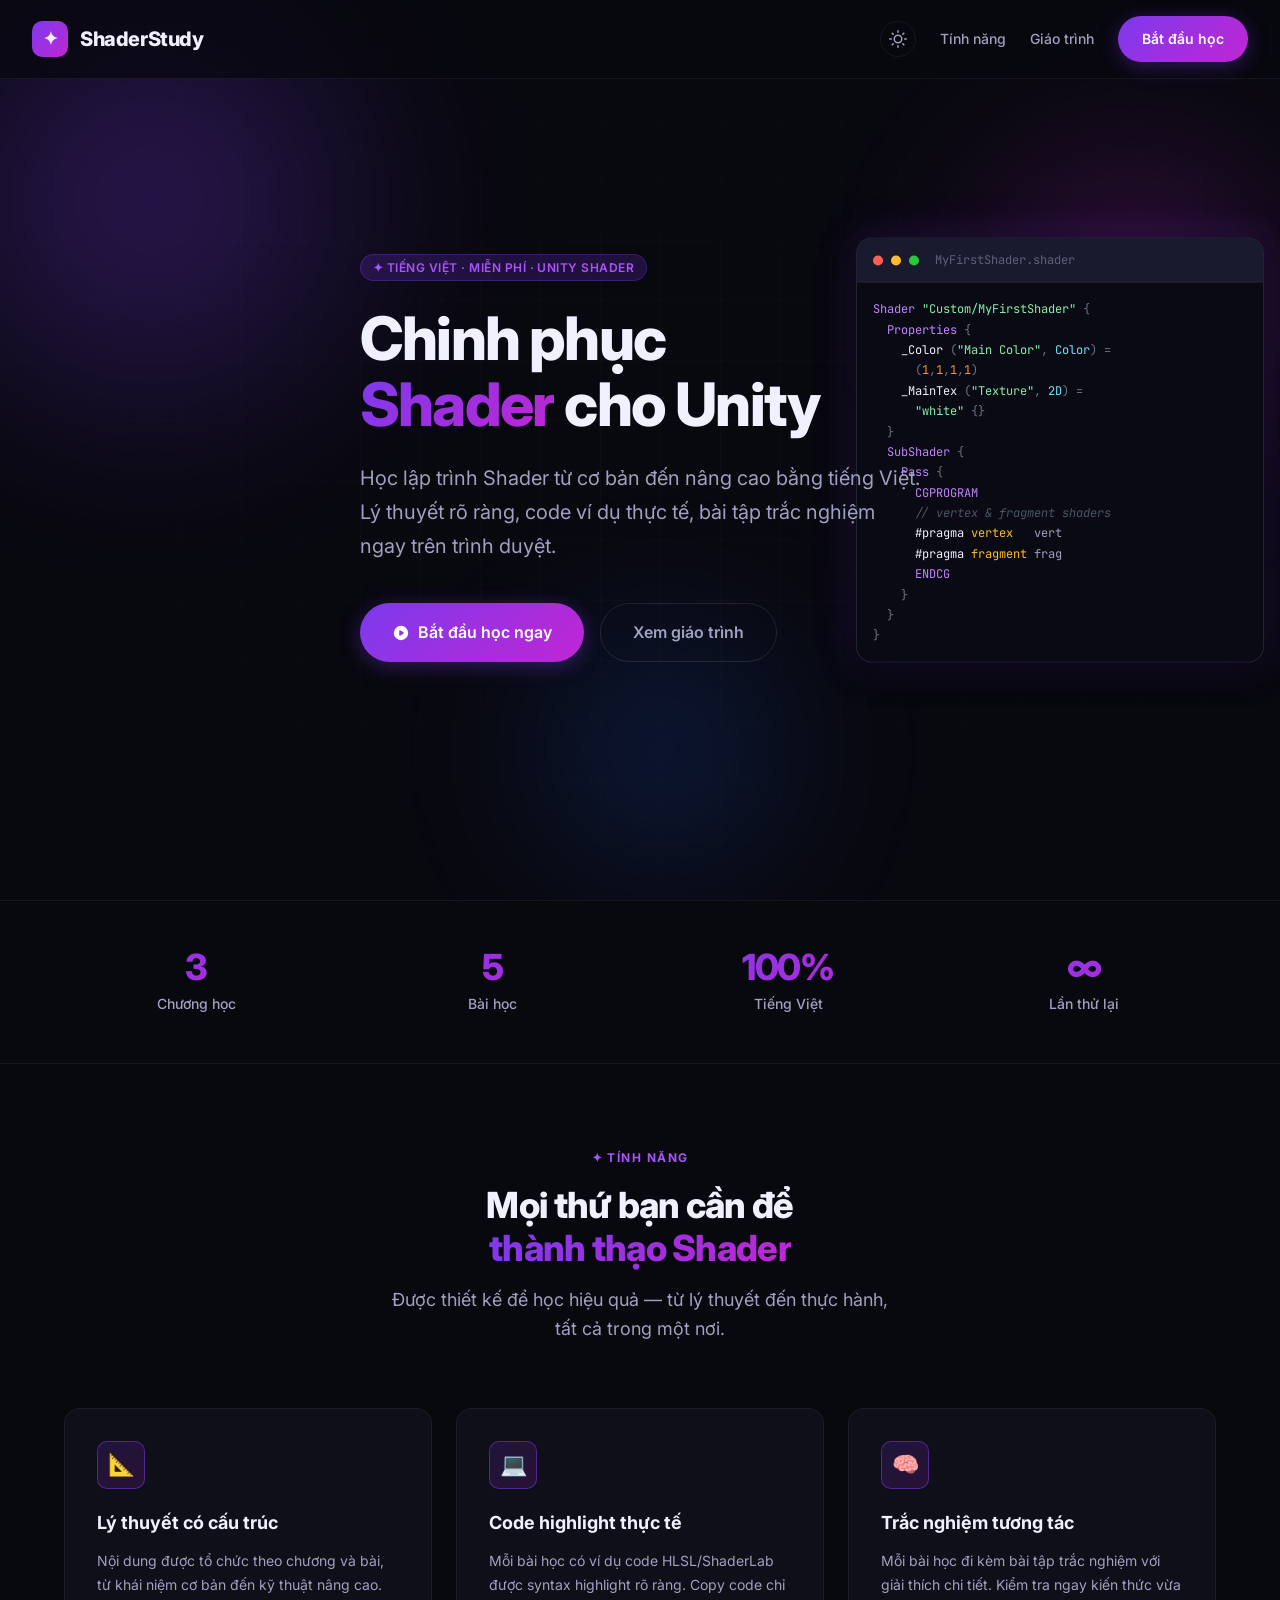
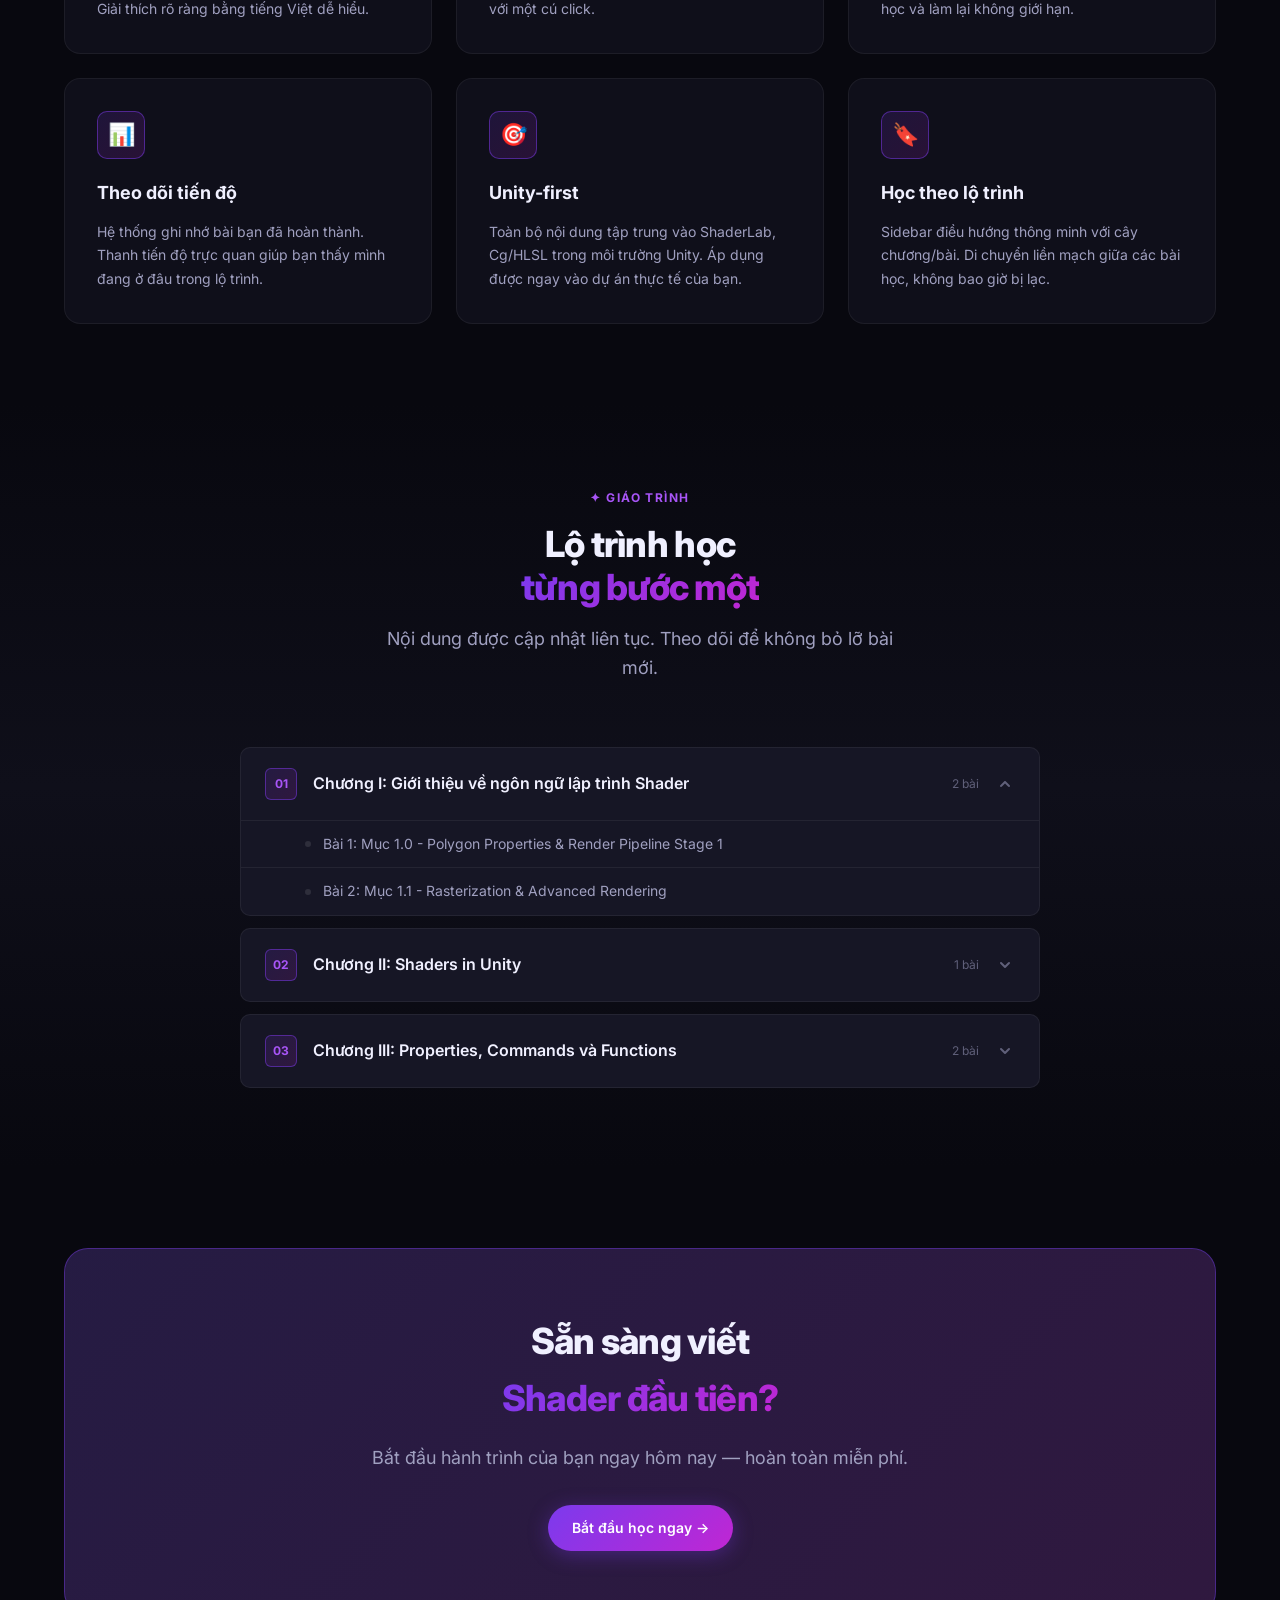
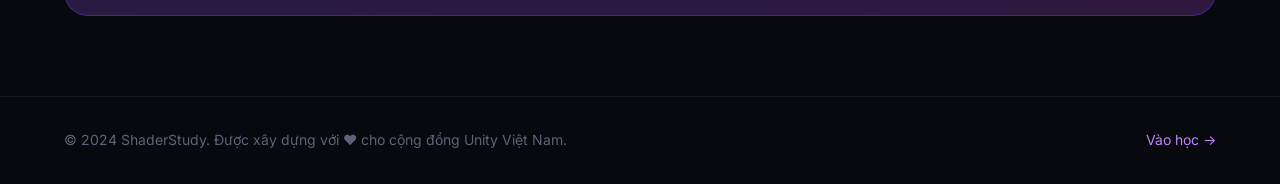
<file: index.html>
<!DOCTYPE html>
<html lang="vi">
<head>
  <meta charset="UTF-8" />
  <meta name="viewport" content="width=device-width, initial-scale=1.0" />
  <title>ShaderStudy – Học Shader cho Unity</title>
  <meta name="description" content="Nền tảng học Shader cho Unity bằng tiếng Việt. Lý thuyết có cấu trúc, ví dụ code thực tế, và bài tập trắc nghiệm tương tác." />
  <meta name="keywords" content="shader, unity, học shader, ShaderLab, HLSL, Cg, tiếng việt" />
  <meta property="og:title" content="ShaderStudy – Học Shader cho Unity" />
  <meta property="og:description" content="Học Shader Unity bằng tiếng Việt với lý thuyết có cấu trúc và bài tập trắc nghiệm." />
  <meta property="og:type" content="website" />

  <link rel="preconnect" href="https://fonts.googleapis.com" />
  <link rel="preconnect" href="https://fonts.gstatic.com" crossorigin />
  <link rel="stylesheet" href="css/main.css" />
  <link rel="stylesheet" href="css/intro.css" />
  <script src="js/theme.js"></script>
</head>
<body>

  <!-- ── Navigation ─────────────────────────────────────────── -->
  <nav class="intro-nav" role="navigation" aria-label="Điều hướng chính">
    <a href="index.html" class="nav-logo" aria-label="ShaderStudy trang chủ">
      <div class="nav-logo-icon" aria-hidden="true">✦</div>
      ShaderStudy
    </a>
    <div class="nav-links" aria-label="Các liên kết điều hướng">
      <button class="theme-toggle icon-btn" aria-label="Đổi giao diện" style="width: 36px; height: 36px; display: flex; align-items: center; justify-content: center; border-radius: var(--radius-full); color: var(--text-secondary); background: transparent; border: 1px solid var(--border-subtle); cursor: pointer;"></button>
      <a href="#features" class="nav-link">Tính năng</a>
      <a href="#curriculum" class="nav-link">Giáo trình</a>
      <a href="learn.html" class="btn btn-primary" id="nav-cta-btn">Bắt đầu học</a>
    </div>
  </nav>

  <!-- ── Hero ───────────────────────────────────────────────── -->
  <section class="hero" aria-labelledby="hero-title">

    <!-- Background -->
    <div class="hero-bg" aria-hidden="true">
      <div class="hero-orb hero-orb-1"></div>
      <div class="hero-orb hero-orb-2"></div>
      <div class="hero-orb hero-orb-3"></div>
      <div class="hero-grid"></div>
    </div>

    <div class="container">
      <div class="hero-content">
        <div class="hero-badge animate-fade-up">
          <span class="badge badge-accent">✦ Tiếng Việt · Miễn phí · Unity Shader</span>
        </div>

        <h1 class="hero-title animate-fade-up delay-100" id="hero-title">
          Chinh phục<br />
          <span class="gradient-text">Shader</span> cho Unity
        </h1>

        <p class="hero-subtitle animate-fade-up delay-200">
          Học lập trình Shader từ cơ bản đến nâng cao bằng tiếng Việt.
          Lý thuyết rõ ràng, code ví dụ thực tế, bài tập trắc nghiệm ngay trên trình duyệt.
        </p>

        <div class="hero-actions animate-fade-up delay-300">
          <a href="learn.html" class="btn btn-primary" id="hero-start-btn">
            <svg width="18" height="18" viewBox="0 0 20 20" fill="currentColor" aria-hidden="true">
              <path fill-rule="evenodd" d="M10 18a8 8 0 100-16 8 8 0 000 16zM9.555 7.168A1 1 0 008 8v4a1 1 0 001.555.832l3-2a1 1 0 000-1.664l-3-2z" clip-rule="evenodd"/>
            </svg>
            Bắt đầu học ngay
          </a>
          <a href="#curriculum" class="btn btn-ghost" id="hero-curriculum-btn">
            Xem giáo trình
          </a>
        </div>
      </div>
    </div>

    <!-- Floating code preview card -->
    <div class="hero-visual" aria-hidden="true">
      <div class="shader-preview-card">
        <div class="shader-card-header">
          <span class="window-dot dot-red"></span>
          <span class="window-dot dot-yellow"></span>
          <span class="window-dot dot-green"></span>
          <span class="shader-card-filename">MyFirstShader.shader</span>
        </div>
        <div class="shader-card-body">
          <pre><span class="tok-keyword">Shader</span> <span class="tok-string">"Custom/MyFirstShader"</span> <span class="tok-punct">{</span>
  <span class="tok-keyword">Properties</span> <span class="tok-punct">{</span>
    <span class="tok-prop">_Color</span> <span class="tok-punct">(</span><span class="tok-string">"Main Color"</span><span class="tok-punct">,</span> <span class="tok-type">Color</span><span class="tok-punct">)</span> <span class="tok-punct">=</span>
      <span class="tok-punct">(</span><span class="tok-number">1</span><span class="tok-punct">,</span><span class="tok-number">1</span><span class="tok-punct">,</span><span class="tok-number">1</span><span class="tok-punct">,</span><span class="tok-number">1</span><span class="tok-punct">)</span>
    <span class="tok-prop">_MainTex</span> <span class="tok-punct">(</span><span class="tok-string">"Texture"</span><span class="tok-punct">,</span> <span class="tok-type">2D</span><span class="tok-punct">)</span> <span class="tok-punct">=</span>
      <span class="tok-string">"white"</span> <span class="tok-punct">{}</span>
  <span class="tok-punct">}</span>
  <span class="tok-keyword">SubShader</span> <span class="tok-punct">{</span>
    <span class="tok-keyword">Pass</span> <span class="tok-punct">{</span>
      <span class="tok-keyword">CGPROGRAM</span>
      <span class="tok-comment">// vertex & fragment shaders</span>
      <span class="tok-prop">#pragma</span> <span class="tok-fn">vertex</span>   vert
      <span class="tok-prop">#pragma</span> <span class="tok-fn">fragment</span> frag
      <span class="tok-keyword">ENDCG</span>
    <span class="tok-punct">}</span>
  <span class="tok-punct">}</span>
<span class="tok-punct">}</span></pre>
        </div>
      </div>
    </div>

  </section>

  <!-- ── Stats Row ───────────────────────────────────────────── -->
  <section class="stats-row" aria-label="Thống kê">
    <div class="container">
      <div class="stats-grid">
        <div class="stat-item">
          <div class="stat-number" id="stat-chapters">0</div>
          <div class="stat-label">Chương học</div>
        </div>
        <div class="stat-item">
          <div class="stat-number" id="stat-lessons">0</div>
          <div class="stat-label">Bài học</div>
        </div>
        <div class="stat-item">
          <div class="stat-number">100%</div>
          <div class="stat-label">Tiếng Việt</div>
        </div>
        <div class="stat-item">
          <div class="stat-number">∞</div>
          <div class="stat-label">Lần thử lại</div>
        </div>
      </div>
    </div>
  </section>

  <!-- ── Features ────────────────────────────────────────────── -->
  <section class="features-section" id="features" aria-labelledby="features-title">
    <div class="container">
      <div class="section-header">
        <span class="section-tag">✦ Tính năng</span>
        <h2 class="section-title" id="features-title">
          Mọi thứ bạn cần để<br />
          <span class="gradient-text">thành thạo Shader</span>
        </h2>
        <p class="section-desc">
          Được thiết kế để học hiệu quả — từ lý thuyết đến thực hành, tất cả trong một nơi.
        </p>
      </div>

      <div class="features-grid">

        <article class="feature-card animate-fade-up">
          <div class="feature-icon" aria-hidden="true">📐</div>
          <h3 class="feature-title">Lý thuyết có cấu trúc</h3>
          <p class="feature-desc">
            Nội dung được tổ chức theo chương và bài, từ khái niệm cơ bản đến kỹ thuật nâng cao.
            Giải thích rõ ràng bằng tiếng Việt dễ hiểu.
          </p>
        </article>

        <article class="feature-card animate-fade-up delay-100">
          <div class="feature-icon" aria-hidden="true">💻</div>
          <h3 class="feature-title">Code highlight thực tế</h3>
          <p class="feature-desc">
            Mỗi bài học có ví dụ code HLSL/ShaderLab được syntax highlight rõ ràng.
            Copy code chỉ với một cú click.
          </p>
        </article>

        <article class="feature-card animate-fade-up delay-200">
          <div class="feature-icon" aria-hidden="true">🧠</div>
          <h3 class="feature-title">Trắc nghiệm tương tác</h3>
          <p class="feature-desc">
            Mỗi bài học đi kèm bài tập trắc nghiệm với giải thích chi tiết.
            Kiểm tra ngay kiến thức vừa học và làm lại không giới hạn.
          </p>
        </article>

        <article class="feature-card animate-fade-up delay-300">
          <div class="feature-icon" aria-hidden="true">📊</div>
          <h3 class="feature-title">Theo dõi tiến độ</h3>
          <p class="feature-desc">
            Hệ thống ghi nhớ bài bạn đã hoàn thành.
            Thanh tiến độ trực quan giúp bạn thấy mình đang ở đâu trong lộ trình.
          </p>
        </article>

        <article class="feature-card animate-fade-up delay-400">
          <div class="feature-icon" aria-hidden="true">🎯</div>
          <h3 class="feature-title">Unity-first</h3>
          <p class="feature-desc">
            Toàn bộ nội dung tập trung vào ShaderLab, Cg/HLSL trong môi trường Unity.
            Áp dụng được ngay vào dự án thực tế của bạn.
          </p>
        </article>

        <article class="feature-card animate-fade-up delay-500">
          <div class="feature-icon" aria-hidden="true">🔖</div>
          <h3 class="feature-title">Học theo lộ trình</h3>
          <p class="feature-desc">
            Sidebar điều hướng thông minh với cây chương/bài.
            Di chuyển liền mạch giữa các bài học, không bao giờ bị lạc.
          </p>
        </article>

      </div>
    </div>
  </section>

  <!-- ── Curriculum ───────────────────────────────────────────── -->
  <section class="curriculum-section" id="curriculum" aria-labelledby="curriculum-title">
    <div class="container">
      <div class="section-header">
        <span class="section-tag">✦ Giáo trình</span>
        <h2 class="section-title" id="curriculum-title">
          Lộ trình học<br />
          <span class="gradient-text">từng bước một</span>
        </h2>
        <p class="section-desc">
          Nội dung được cập nhật liên tục. Theo dõi để không bỏ lỡ bài mới.
        </p>
      </div>

      <div class="curriculum-list" id="curriculum-list" aria-label="Danh sách chương học">
        <!-- Rendered by intro.js -->
      </div>
    </div>
  </section>

  <!-- ── CTA ─────────────────────────────────────────────────── -->
  <section class="cta-section" aria-labelledby="cta-title">
    <div class="container">
      <div class="cta-box">
        <h2 class="cta-title" id="cta-title">
          Sẵn sàng viết<br />
          <span class="gradient-text">Shader đầu tiên?</span>
        </h2>
        <p class="cta-desc">
          Bắt đầu hành trình của bạn ngay hôm nay — hoàn toàn miễn phí.
        </p>
        <div class="cta-actions">
          <a href="learn.html" class="btn btn-primary" id="cta-start-btn">
            Bắt đầu học ngay →
          </a>
        </div>
      </div>
    </div>
  </section>

  <!-- ── Footer ──────────────────────────────────────────────── -->
  <footer class="intro-footer" role="contentinfo">
    <div class="container">
      <div class="footer-inner">
        <div class="footer-text">
          © 2024 ShaderStudy. Được xây dựng với ❤️ cho cộng đồng Unity Việt Nam.
        </div>
        <a href="learn.html" class="footer-text" style="color: var(--text-accent);">
          Vào học →
        </a>
      </div>
    </div>
  </footer>

  <!-- ── Scripts ─────────────────────────────────────────────── -->
  <script src="js/curriculum.js"></script>
  <script src="js/intro.js"></script>

</body>
</html>
</file>
<file: css/main.css>
/* ============================================================
   ShaderStudy – Global Design System
   ============================================================ */

@import url('https://fonts.googleapis.com/css2?family=Inter:wght@300;400;500;600;700;800&family=JetBrains+Mono:wght@400;500&display=swap');

/* ── Custom Properties ─────────────────────────────────────── */
:root {
  /* Colors */
  --bg-base:        #08080f;
  --bg-surface:     #0f0f1a;
  --bg-elevated:    #161625;
  --bg-card:        #1a1a2e;
  --bg-hover:       #1f1f38;
  --bg-nav:         rgba(8, 8, 15, 0.7);

  --accent-1:       #7c3aed;
  --accent-2:       #a855f7;
  --accent-3:       #c026d3;
  --accent-glow:    rgba(124, 58, 237, 0.35);

  --text-primary:   #f0f0ff;
  --text-secondary: #a0a0c0;
  --text-muted:     #60607a;
  --text-accent:    #c084fc;

  --border-subtle:  rgba(255, 255, 255, 0.06);
  --border-muted:   rgba(255, 255, 255, 0.1);
  --border-accent:  rgba(124, 58, 237, 0.5);

  --radius-sm:   6px;
  --radius-md:   10px;
  --radius-lg:   16px;
  --radius-xl:   24px;
  --radius-full: 9999px;

  /* Spacing scale */
  --space-1:  4px;
  --space-2:  8px;
  --space-3:  12px;
  --space-4:  16px;
  --space-5:  20px;
  --space-6:  24px;
  --space-8:  32px;
  --space-10: 40px;
  --space-12: 48px;
  --space-16: 64px;
  --space-20: 80px;

  /* Typography */
  --font-sans: 'Inter', -apple-system, BlinkMacSystemFont, sans-serif;
  --font-mono: 'JetBrains Mono', 'Fira Code', monospace;

  --text-xs:   0.75rem;
  --text-sm:   0.875rem;
  --text-base: 1rem;
  --text-lg:   1.125rem;
  --text-xl:   1.25rem;
  --text-2xl:  1.5rem;
  --text-3xl:  1.875rem;
  --text-4xl:  2.25rem;
  --text-5xl:  3rem;
  --text-6xl:  3.75rem;

  /* Shadows */
  --shadow-sm:  0 1px 3px rgba(0,0,0,0.4);
  --shadow-md:  0 4px 16px rgba(0,0,0,0.5);
  --shadow-lg:  0 8px 32px rgba(0,0,0,0.6);
  --shadow-glow: 0 0 40px rgba(124, 58, 237, 0.25);

  /* Transitions */
  --transition-fast:   150ms ease;
  --transition-normal: 250ms ease;
  --transition-slow:   400ms ease;

  /* Gradients */
  --gradient-accent: linear-gradient(135deg, var(--accent-1), var(--accent-3));
  --gradient-accent-soft: linear-gradient(135deg, rgba(124,58,237,0.15), rgba(192,38,211,0.15));
  --gradient-surface: linear-gradient(180deg, var(--bg-surface), var(--bg-base));
}

:root[data-theme="light"] {
  --bg-base:        #f8fafc;
  --bg-surface:     #ffffff;
  --bg-elevated:    #f1f5f9;
  --bg-card:        #ffffff;
  --bg-hover:       #e2e8f0;
  --bg-nav:         rgba(255, 255, 255, 0.85);

  --accent-1:       #6d28d9;
  --accent-2:       #7c3aed;
  --accent-3:       #a21caf;
  --accent-glow:    rgba(109, 40, 217, 0.15);

  --text-primary:   #0f172a;
  --text-secondary: #475569;
  --text-muted:     #64748b;
  --text-accent:    #6d28d9;

  --border-subtle:  rgba(0, 0, 0, 0.08);
  --border-muted:   rgba(0, 0, 0, 0.12);
  --border-accent:  rgba(109, 40, 217, 0.3);

  --shadow-sm:  0 1px 2px rgba(0,0,0,0.05);
  --shadow-md:  0 4px 12px rgba(0,0,0,0.08);
  --shadow-lg:  0 8px 24px rgba(0,0,0,0.12);
  --shadow-glow: 0 0 20px rgba(124, 58, 237, 0.15);

  --gradient-accent-soft: linear-gradient(135deg, rgba(109,40,217,0.08), rgba(162,28,175,0.08));
}

/* ── Reset & Base ──────────────────────────────────────────── */
*, *::before, *::after {
  box-sizing: border-box;
  margin: 0;
  padding: 0;
}

html {
  font-size: 16px;
  scroll-behavior: smooth;
  -webkit-font-smoothing: antialiased;
  -moz-osx-font-smoothing: grayscale;
}

body {
  font-family: var(--font-sans);
  font-size: var(--text-base);
  line-height: 1.6;
  color: var(--text-primary);
  background: var(--bg-base);
  min-height: 100vh;
  overflow-x: hidden;
}

a {
  color: var(--text-accent);
  text-decoration: none;
  transition: color var(--transition-fast);
}
a:hover { color: var(--accent-2); }

img, svg { display: block; }
button { cursor: pointer; border: none; background: none; font-family: inherit; }
ul, ol { list-style: none; }

/* ── Scrollbar ─────────────────────────────────────────────── */
::-webkit-scrollbar { width: 6px; height: 6px; }
::-webkit-scrollbar-track { background: var(--bg-base); }
::-webkit-scrollbar-thumb {
  background: var(--bg-elevated);
  border-radius: var(--radius-full);
}
::-webkit-scrollbar-thumb:hover { background: var(--accent-1); }

/* ── Utility Classes ───────────────────────────────────────── */
.container {
  max-width: 1200px;
  margin: 0 auto;
  padding: 0 var(--space-6);
}

.gradient-text {
  background: var(--gradient-accent);
  -webkit-background-clip: text;
  -webkit-text-fill-color: transparent;
  background-clip: text;
}

.btn {
  display: inline-flex;
  align-items: center;
  gap: var(--space-2);
  padding: var(--space-3) var(--space-6);
  border-radius: var(--radius-full);
  font-size: var(--text-sm);
  font-weight: 600;
  transition: all var(--transition-normal);
  white-space: nowrap;
}

.btn-primary {
  background: var(--gradient-accent);
  color: #fff;
  box-shadow: 0 4px 20px var(--accent-glow);
}
.btn-primary:hover {
  transform: translateY(-2px);
  box-shadow: 0 8px 32px var(--accent-glow);
  color: #fff;
}
.btn-primary:active { transform: translateY(0); }

.btn-ghost {
  background: transparent;
  color: var(--text-secondary);
  border: 1px solid var(--border-muted);
}
.btn-ghost:hover {
  background: var(--bg-elevated);
  color: var(--text-primary);
  border-color: var(--border-accent);
}

.badge {
  display: inline-flex;
  align-items: center;
  gap: var(--space-1);
  padding: 3px var(--space-3);
  border-radius: var(--radius-full);
  font-size: var(--text-xs);
  font-weight: 600;
  letter-spacing: 0.04em;
  text-transform: uppercase;
}

.badge-accent {
  background: rgba(124, 58, 237, 0.2);
  color: var(--accent-2);
  border: 1px solid rgba(124, 58, 237, 0.3);
}

.icon-btn {
  transition: all var(--transition-fast);
}
.icon-btn:hover {
  background: var(--bg-elevated);
  color: var(--text-primary) !important;
  border-color: var(--border-accent) !important;
}

/* ── Code blocks (highlight.js override) ──────────────────── */
.hljs-wrapper {
  position: relative;
  margin: var(--space-6) 0;
  border-radius: var(--radius-md);
  border: 1px solid var(--border-subtle);
  overflow: hidden;
}

.hljs-lang-label {
  position: absolute;
  top: var(--space-3);
  right: var(--space-4);
  font-family: var(--font-mono);
  font-size: var(--text-xs);
  color: var(--text-muted);
  text-transform: uppercase;
  letter-spacing: 0.1em;
  pointer-events: none;
}

.hljs-copy-btn {
  position: absolute;
  top: var(--space-2);
  right: var(--space-2);
  padding: var(--space-1) var(--space-3);
  border-radius: var(--radius-sm);
  font-size: var(--text-xs);
  font-weight: 500;
  color: var(--text-muted);
  background: var(--bg-elevated);
  border: 1px solid var(--border-subtle);
  transition: all var(--transition-fast);
  opacity: 0;
}
.hljs-wrapper:hover .hljs-copy-btn { opacity: 1; }
.hljs-copy-btn:hover {
  color: var(--text-primary);
  border-color: var(--border-accent);
  background: var(--bg-hover);
}
.hljs-copy-btn.copied {
  color: #4ade80;
  border-color: rgba(74,222,128,0.4);
}

pre.hljs-pre {
  padding: var(--space-8) var(--space-6) var(--space-6);
  overflow-x: auto;
  background: #0d0d18 !important;
  border-radius: var(--radius-md);
}

code.hljs {
  font-family: var(--font-mono);
  font-size: var(--text-sm);
  line-height: 1.7;
  background: transparent !important;
}

/* ── Divider ───────────────────────────────────────────────── */
.divider {
  height: 1px;
  background: var(--border-subtle);
  border: none;
}

/* ── Animations ────────────────────────────────────────────── */
@keyframes fadeUp {
  from { opacity: 0; transform: translateY(20px); }
  to   { opacity: 1; transform: translateY(0); }
}

@keyframes fadeIn {
  from { opacity: 0; }
  to   { opacity: 1; }
}

@keyframes pulse-glow {
  0%, 100% { box-shadow: 0 0 20px var(--accent-glow); }
  50%       { box-shadow: 0 0 40px rgba(124,58,237,0.5); }
}

@keyframes float {
  0%, 100% { transform: translateY(0px); }
  50%       { transform: translateY(-8px); }
}

@keyframes spin {
  from { transform: rotate(0deg); }
  to   { transform: rotate(360deg); }
}

.animate-fade-up  { animation: fadeUp  0.6s ease both; }
.animate-fade-in  { animation: fadeIn  0.4s ease both; }

.delay-100 { animation-delay: 0.1s; }
.delay-200 { animation-delay: 0.2s; }
.delay-300 { animation-delay: 0.3s; }
.delay-400 { animation-delay: 0.4s; }
.delay-500 { animation-delay: 0.5s; }
</file>
<file: css/intro.css>
/* ============================================================
   ShaderStudy – Intro Page Styles
   ============================================================ */

/* ── Nav ───────────────────────────────────────────────────── */
.intro-nav {
  position: fixed;
  top: 0;
  left: 0;
  right: 0;
  z-index: 100;
  display: flex;
  align-items: center;
  justify-content: space-between;
  padding: var(--space-4) var(--space-8);
  background: var(--bg-nav);
  backdrop-filter: blur(20px);
  -webkit-backdrop-filter: blur(20px);
  border-bottom: 1px solid var(--border-subtle);
  transition: background var(--transition-normal);
}

.nav-logo {
  display: flex;
  align-items: center;
  gap: var(--space-3);
  font-size: var(--text-xl);
  font-weight: 800;
  color: var(--text-primary);
  letter-spacing: -0.02em;
}

.nav-logo-icon {
  width: 36px;
  height: 36px;
  background: var(--gradient-accent);
  border-radius: var(--radius-md);
  display: flex;
  align-items: center;
  justify-content: center;
  font-size: 18px;
  animation: pulse-glow 3s ease-in-out infinite;
}

.nav-links {
  display: flex;
  align-items: center;
  gap: var(--space-6);
}

.nav-link {
  font-size: var(--text-sm);
  font-weight: 500;
  color: var(--text-secondary);
  transition: color var(--transition-fast);
  position: relative;
}
.nav-link::after {
  content: '';
  position: absolute;
  bottom: -2px;
  left: 0; right: 0;
  height: 2px;
  background: var(--gradient-accent);
  border-radius: var(--radius-full);
  transform: scaleX(0);
  transition: transform var(--transition-fast);
}
.nav-link:hover { color: var(--text-primary); }
.nav-link:hover::after { transform: scaleX(1); }

/* ── Hero Section ──────────────────────────────────────────── */
.hero {
  position: relative;
  min-height: 100vh;
  display: flex;
  align-items: center;
  overflow: hidden;
  padding: var(--space-20) 0 var(--space-16);
}

/* Animated background mesh */
.hero-bg {
  position: absolute;
  inset: 0;
  pointer-events: none;
  overflow: hidden;
}

.hero-orb {
  position: absolute;
  border-radius: 50%;
  filter: blur(80px);
  opacity: 0.35;
}

.hero-orb-1 {
  width: 600px;
  height: 600px;
  background: radial-gradient(circle, #7c3aed, transparent 70%);
  top: -100px;
  left: -150px;
  animation: float 8s ease-in-out infinite;
}

.hero-orb-2 {
  width: 400px;
  height: 400px;
  background: radial-gradient(circle, #c026d3, transparent 70%);
  top: 100px;
  right: -50px;
  animation: float 10s ease-in-out infinite reverse;
}

.hero-orb-3 {
  width: 300px;
  height: 300px;
  background: radial-gradient(circle, #2563eb, transparent 70%);
  bottom: 0;
  left: 40%;
  animation: float 12s ease-in-out infinite;
}

/* Grid overlay */
.hero-grid {
  position: absolute;
  inset: 0;
  background-image:
    linear-gradient(rgba(255,255,255,0.02) 1px, transparent 1px),
    linear-gradient(90deg, rgba(255,255,255,0.02) 1px, transparent 1px);
  background-size: 60px 60px;
  mask-image: radial-gradient(ellipse 80% 80% at 50% 50%, black, transparent);
}

.hero-content {
  position: relative;
  z-index: 1;
  max-width: 760px;
}

.hero-badge {
  margin-bottom: var(--space-6);
}

.hero-title {
  font-size: clamp(var(--text-4xl), 7vw, var(--text-6xl));
  font-weight: 800;
  line-height: 1.1;
  letter-spacing: -0.03em;
  margin-bottom: var(--space-6);
}

.hero-subtitle {
  font-size: var(--text-xl);
  color: var(--text-secondary);
  line-height: 1.7;
  max-width: 560px;
  margin-bottom: var(--space-10);
}

.hero-actions {
  display: flex;
  gap: var(--space-4);
  flex-wrap: wrap;
}

.hero-actions .btn {
  font-size: var(--text-base);
  padding: var(--space-4) var(--space-8);
}

/* 3D Shader card floating on right */
.hero-visual {
  position: absolute;
  right: 0;
  top: 50%;
  transform: translateY(-50%);
  width: 440px;
  padding: var(--space-4);
  pointer-events: none;
}

.shader-preview-card {
  background: var(--bg-elevated);
  border: 1px solid var(--border-subtle);
  border-radius: var(--radius-lg);
  overflow: hidden;
  box-shadow: var(--shadow-lg), var(--shadow-glow);
  animation: float 7s ease-in-out infinite;
}

.shader-card-header {
  display: flex;
  align-items: center;
  gap: var(--space-2);
  padding: var(--space-3) var(--space-4);
  background: var(--bg-card);
  border-bottom: 1px solid var(--border-subtle);
}

.window-dot {
  width: 10px;
  height: 10px;
  border-radius: 50%;
}
.dot-red    { background: #ff5f57; }
.dot-yellow { background: #febc2e; }
.dot-green  { background: #28c840; }

.shader-card-filename {
  margin-left: var(--space-2);
  font-family: var(--font-mono);
  font-size: var(--text-xs);
  color: var(--text-muted);
}

.shader-card-body {
  padding: var(--space-4);
  background: #0a0a14;
}

.shader-card-body pre {
  font-family: var(--font-mono);
  font-size: 12px;
  line-height: 1.7;
  color: #a0a0c0;
  white-space: pre;
  overflow: hidden;
}

/* Token colors */
.tok-keyword  { color: #c084fc; }
.tok-string   { color: #86efac; }
.tok-number   { color: #fb923c; }
.tok-comment  { color: #4b5563; font-style: italic; }
.tok-type     { color: #67e8f9; }
.tok-fn       { color: #fbbf24; }
.tok-prop     { color: #f0f0ff; }
.tok-punct    { color: #6b7280; }

/* ── Stats Row ─────────────────────────────────────────────── */
.stats-row {
  padding: var(--space-12) 0;
  border-top: 1px solid var(--border-subtle);
  border-bottom: 1px solid var(--border-subtle);
}

.stats-grid {
  display: grid;
  grid-template-columns: repeat(auto-fit, minmax(180px, 1fr));
  gap: var(--space-8);
  text-align: center;
}

.stat-item {}

.stat-number {
  font-size: var(--text-4xl);
  font-weight: 800;
  letter-spacing: -0.03em;
  background: var(--gradient-accent);
  -webkit-background-clip: text;
  -webkit-text-fill-color: transparent;
  background-clip: text;
  line-height: 1;
  margin-bottom: var(--space-2);
}

.stat-label {
  font-size: var(--text-sm);
  color: var(--text-secondary);
  font-weight: 500;
}

/* ── Features Section ──────────────────────────────────────── */
.features-section {
  padding: var(--space-20) 0;
}

.section-header {
  text-align: center;
  margin-bottom: var(--space-16);
}

.section-tag {
  display: inline-block;
  font-size: var(--text-xs);
  font-weight: 700;
  letter-spacing: 0.12em;
  text-transform: uppercase;
  color: var(--accent-2);
  margin-bottom: var(--space-4);
}

.section-title {
  font-size: clamp(var(--text-3xl), 4vw, var(--text-4xl));
  font-weight: 800;
  letter-spacing: -0.02em;
  line-height: 1.2;
  margin-bottom: var(--space-4);
}

.section-desc {
  font-size: var(--text-lg);
  color: var(--text-secondary);
  max-width: 520px;
  margin: 0 auto;
}

.features-grid {
  display: grid;
  grid-template-columns: repeat(auto-fit, minmax(300px, 1fr));
  gap: var(--space-6);
}

.feature-card {
  background: var(--bg-surface);
  border: 1px solid var(--border-subtle);
  border-radius: var(--radius-lg);
  padding: var(--space-8);
  transition: all var(--transition-normal);
  position: relative;
  overflow: hidden;
}

.feature-card::before {
  content: '';
  position: absolute;
  top: 0; left: 0; right: 0;
  height: 2px;
  background: var(--gradient-accent);
  transform: scaleX(0);
  transform-origin: left;
  transition: transform var(--transition-normal);
}
.feature-card:hover::before { transform: scaleX(1); }
.feature-card:hover {
  border-color: var(--border-accent);
  background: var(--bg-elevated);
  transform: translateY(-4px);
  box-shadow: var(--shadow-md), 0 0 30px rgba(124,58,237,0.1);
}

.feature-icon {
  width: 48px;
  height: 48px;
  border-radius: var(--radius-md);
  background: var(--gradient-accent-soft);
  border: 1px solid var(--border-accent);
  display: flex;
  align-items: center;
  justify-content: center;
  font-size: 22px;
  margin-bottom: var(--space-5);
}

.feature-title {
  font-size: var(--text-lg);
  font-weight: 700;
  margin-bottom: var(--space-3);
  color: var(--text-primary);
}

.feature-desc {
  font-size: var(--text-sm);
  color: var(--text-secondary);
  line-height: 1.7;
}

/* ── Curriculum Section ────────────────────────────────────── */
.curriculum-section {
  padding: var(--space-20) 0;
  background: linear-gradient(180deg, var(--bg-base) 0%, var(--bg-surface) 50%, var(--bg-base) 100%);
}

.curriculum-list {
  display: flex;
  flex-direction: column;
  gap: var(--space-3);
  max-width: 800px;
  margin: 0 auto;
}

.chapter-card {
  background: var(--bg-elevated);
  border: 1px solid var(--border-subtle);
  border-radius: var(--radius-md);
  overflow: hidden;
  transition: border-color var(--transition-fast);
}

.chapter-card:hover { border-color: var(--border-accent); }

.chapter-header {
  display: flex;
  align-items: center;
  gap: var(--space-4);
  padding: var(--space-5) var(--space-6);
  cursor: pointer;
  user-select: none;
}

.chapter-number {
  width: 32px;
  height: 32px;
  border-radius: var(--radius-sm);
  background: var(--gradient-accent-soft);
  border: 1px solid var(--border-accent);
  display: flex;
  align-items: center;
  justify-content: center;
  font-size: var(--text-xs);
  font-weight: 700;
  color: var(--accent-2);
  flex-shrink: 0;
}

.chapter-title {
  font-size: var(--text-base);
  font-weight: 600;
  flex: 1;
}

.chapter-meta {
  font-size: var(--text-xs);
  color: var(--text-muted);
}

.chapter-chevron {
  width: 20px;
  height: 20px;
  color: var(--text-muted);
  transition: transform var(--transition-fast);
  flex-shrink: 0;
}
.chapter-card.open .chapter-chevron { transform: rotate(180deg); }

.chapter-lessons {
  display: none;
  border-top: 1px solid var(--border-subtle);
}
.chapter-card.open .chapter-lessons { display: block; }

.chapter-lesson-item {
  display: flex;
  align-items: center;
  gap: var(--space-3);
  padding: var(--space-3) var(--space-6) var(--space-3) var(--space-16);
  border-bottom: 1px solid var(--border-subtle);
  font-size: var(--text-sm);
  color: var(--text-secondary);
  transition: all var(--transition-fast);
  cursor: pointer;
}
.chapter-lesson-item:last-child { border-bottom: none; }
.chapter-lesson-item:hover {
  background: var(--bg-hover);
  color: var(--text-primary);
  padding-left: calc(var(--space-16) + 4px);
}

.lesson-dot {
  width: 6px;
  height: 6px;
  border-radius: 50%;
  background: var(--border-muted);
  flex-shrink: 0;
  transition: background var(--transition-fast);
}
.chapter-lesson-item:hover .lesson-dot { background: var(--accent-2); }

.curriculum-empty {
  text-align: center;
  padding: var(--space-16);
  color: var(--text-muted);
}
.curriculum-empty-icon { font-size: 48px; margin-bottom: var(--space-4); }
.curriculum-empty p { font-size: var(--text-sm); }

/* ── CTA Section ───────────────────────────────────────────── */
.cta-section {
  padding: var(--space-20) 0;
}

.cta-box {
  position: relative;
  background: var(--bg-elevated);
  border: 1px solid var(--border-accent);
  border-radius: var(--radius-xl);
  padding: var(--space-16) var(--space-12);
  text-align: center;
  overflow: hidden;
}

.cta-box::before {
  content: '';
  position: absolute;
  inset: 0;
  background: var(--gradient-accent-soft);
  pointer-events: none;
}

.cta-title {
  font-size: clamp(var(--text-2xl), 4vw, var(--text-4xl));
  font-weight: 800;
  letter-spacing: -0.02em;
  margin-bottom: var(--space-4);
  position: relative;
}
.cta-desc {
  font-size: var(--text-lg);
  color: var(--text-secondary);
  margin-bottom: var(--space-8);
  position: relative;
}
.cta-actions {
  display: flex;
  gap: var(--space-4);
  justify-content: center;
  flex-wrap: wrap;
  position: relative;
}

/* ── Footer ────────────────────────────────────────────────── */
.intro-footer {
  padding: var(--space-8) 0;
  border-top: 1px solid var(--border-subtle);
}
.footer-inner {
  display: flex;
  align-items: center;
  justify-content: space-between;
  flex-wrap: wrap;
  gap: var(--space-4);
}
.footer-text {
  font-size: var(--text-sm);
  color: var(--text-muted);
}

/* ── Responsive ────────────────────────────────────────────── */
@media (max-width: 1024px) {
  .hero-visual { display: none; }
  .hero-content { max-width: 100%; }
}

@media (max-width: 768px) {
  .intro-nav { padding: var(--space-3) var(--space-4); }
  .nav-links { display: none; }
  .hero-title { font-size: var(--text-4xl); }
  .features-grid { grid-template-columns: 1fr; }
  .stats-grid { grid-template-columns: repeat(2, 1fr); }
  .cta-box { padding: var(--space-12) var(--space-6); }
  .footer-inner { justify-content: center; text-align: center; }
}
</file>
